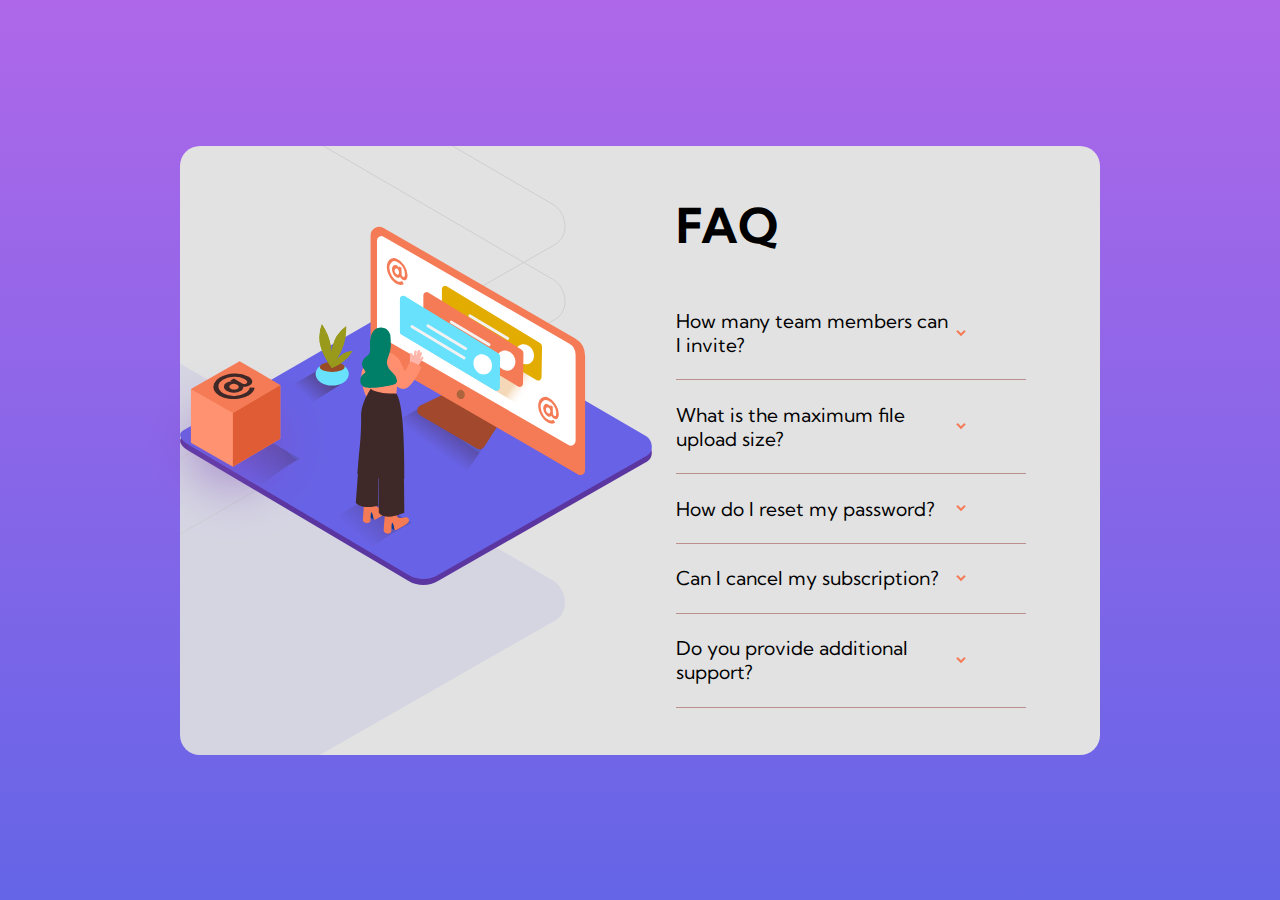
<file: index.html>
<!DOCTYPE html>
<html lang="en">
<head>
  <meta charset="UTF-8">
  <meta http-equiv="X-UA-Compatible" content="IE=Edge">
  <meta name="viewport" content="width=device-width, initial-scale=1.0">
  <title>FAQ Accordion Card</title>
  <link rel="stylesheet" href="styles.css">
</head>

 <body>
  <main class="wrapper">
    <div class="image__wrapper">
      <div class="image__wrapper--inner">
        <img src="./images/illustration-woman-online-desktop.svg" alt="img">
      </div>
      <img src="./images/illustration-box-desktop.svg" alt="img" class="box">
    </div>
    <div class="accordion__wrapper">
      <h1 class="title__accordion">FAQ</h1>
      <div class="questions__accordion">

        <div class="question-answer__accordion">
          <div class="question">
          <h3 class="title__question">
            How many team members can I invite?
          </h3>
          <img src="./images/icon-arrow-down.svg" alt="icon">
        </div>
        <div class="answer">
          You can invite up to 2 additional users on the Free plan. There is no limit on 
          team members for the Premium plan.
        </div>
       </div>

       <div class="question-answer__accordion">
        <div class="question">
        <h3 class="title__question">
          What is the maximum file upload size?
        </h3>
        <img src="./images/icon-arrow-down.svg" alt="icon">
      </div>
      <div class="answer">
        No more than 2GB. All files in your account must fit your allotted storage space.
      </div>
     </div>

     <div class="question-answer__accordion">
      <div class="question">
      <h3 class="title__question">
      How do I reset my password?
      </h3>
      <img src="./images/icon-arrow-down.svg" alt="icon">
    </div>
    <div class="answer">
      Click “Forgot password” from the login page or “Change password” from your profile page.
      A reset link will be emailed to you.
    </div>
   </div>

   <div class="question-answer__accordion">
    <div class="question">
    <h3 class="title__question">
      Can I cancel my subscription?
    </h3>
    <img src="./images/icon-arrow-down.svg" alt="icon">
  </div>
  <div class="answer">
    Yes! Send us a message and we’ll process your request no questions asked.
  </div>
 </div>

 <div class="question-answer__accordion">
  <div class="question">
  <h3 class="title__question">
    Do you provide additional support?
  </h3>
  <img src="./images/icon-arrow-down.svg" alt="icon">
</div>
<div class="answer">
  Chat and email support is available 24/7. Phone lines are open during normal business hours.
</div>
</div>

      </div>
    </div>
  </main>
  <script src="app.js"></script>
 </body>
</html>
</file>
<file: styles.css>
@import url('https://fonts.googleapis.com/css2?family=Kumbh+Sans:wght@100&family=Poppins:wght@100&display=swap');;

:root {
    --softred: hsl(14, 88%, 65%);
    --veryDarkGrayBlue: hsl(237, 12%, 33%);
    --DarkGrayishBlue: hsl(240, 6%, 50%);
    --LightGrayishBlue: hsl(240, 5%, 91%);
    --fontSize: 12px;
}

* {
    box-sizing: border-box;
}

html{
    font-size: var(--fontSize);
}

body{
    margin: 0;
    font-family: 'Kumbh Sans', sans-serif;
    font-weight: 400;
    height: 100vh;
    width: 100vw;
    background: linear-gradient( hsl(273, 75%, 66%), hsl(240, 73%, 65%));
    display: grid;
    justify-content: center;
    align-content: center;
}

.wrapper {
    background: rgb(226,226,226) url('./images/bg-pattern-desktop.svg') no-repeat 1260% 65%;
    border-radius: 20px;
    height: 609px;
    width: 920px;
    display: grid;
    grid-template-columns: 400px 1fr;
    grid-gap: 6rem;
}

.answer{
    display: none;
}

.active .answer{
    display: block;
    padding-bottom: 1.3rem;
    color:  var(--veryDarkGrayBlue);
    transition: all .3s ease-in;
}

.active img{
    transform: rotate(180deg);
    transition: all .3s ease-in;
}

.active h3{
    font-weight: 700;
}

img{
    transform: rotate(0deg);
    transition: all .3s ease-in;
}

.accordion__wrapper{
    margin-top: 50px;
    display: flex;
    flex-direction: column;
}

.question__accordion{
    height: 100%;
    display: flex;
    flex-direction: column;
}

.question-answer__accordion{
    width: 350px;
    border-bottom: 1px solid rosybrown;
}

.title__accordion{
    font-size: 3rem;
    margin-top: 0px;
}

.title__question{
    font-weight: 400;
    font-size: 1.2rem;
    color:  var(--veryDarkGrayBlue);
    margin: 1.4rem 0rem;
}

.question{
    display: flex;
    justify-content: space-between;
    cursor: pointer;
    transition: 0.3s;
}

.question img{
    align-self: center;
    padding-right: 60px;
}

.image__wrapper{
    position: relative;
}

.image__wrapper--inner {
padding-top: 80px;
height: 100%;
background-position: 120% center;
}

.box{
    position: absolute;
    top: 35%;
    left: -10%;
}
</file>
